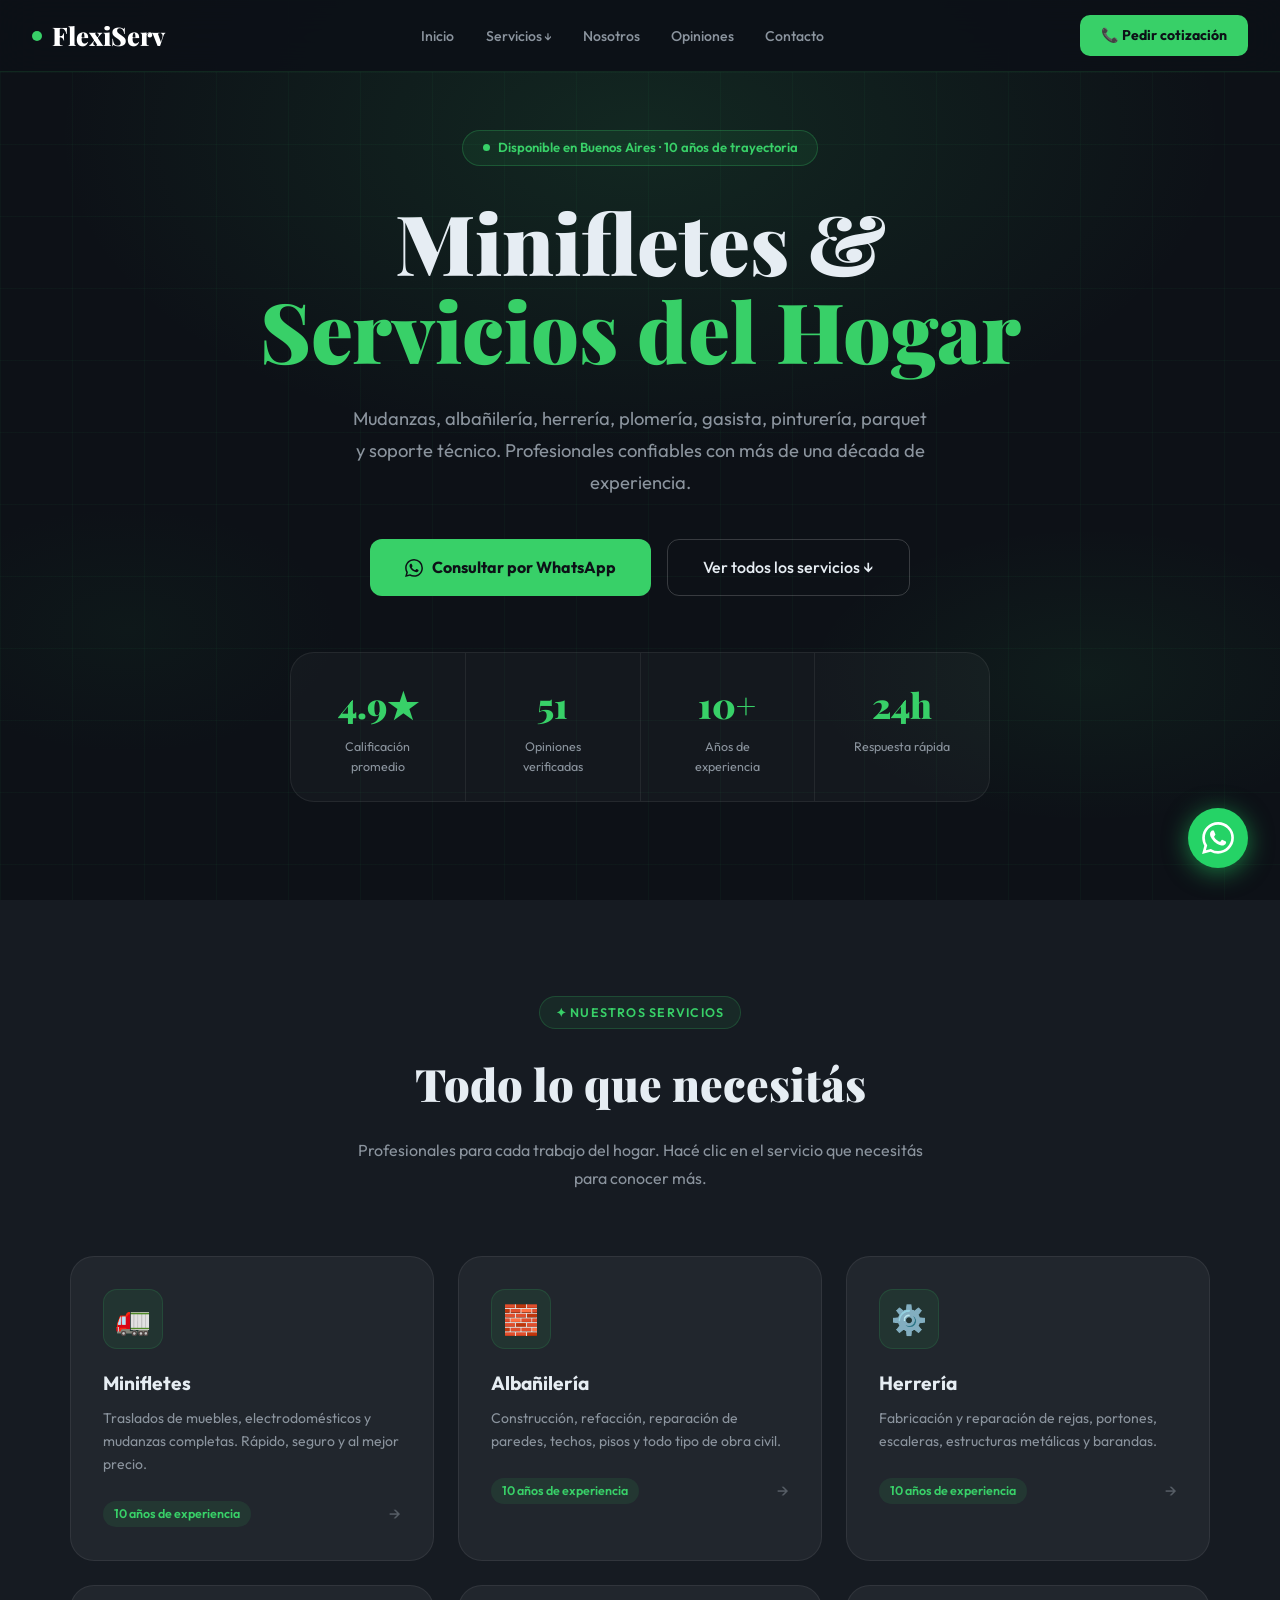
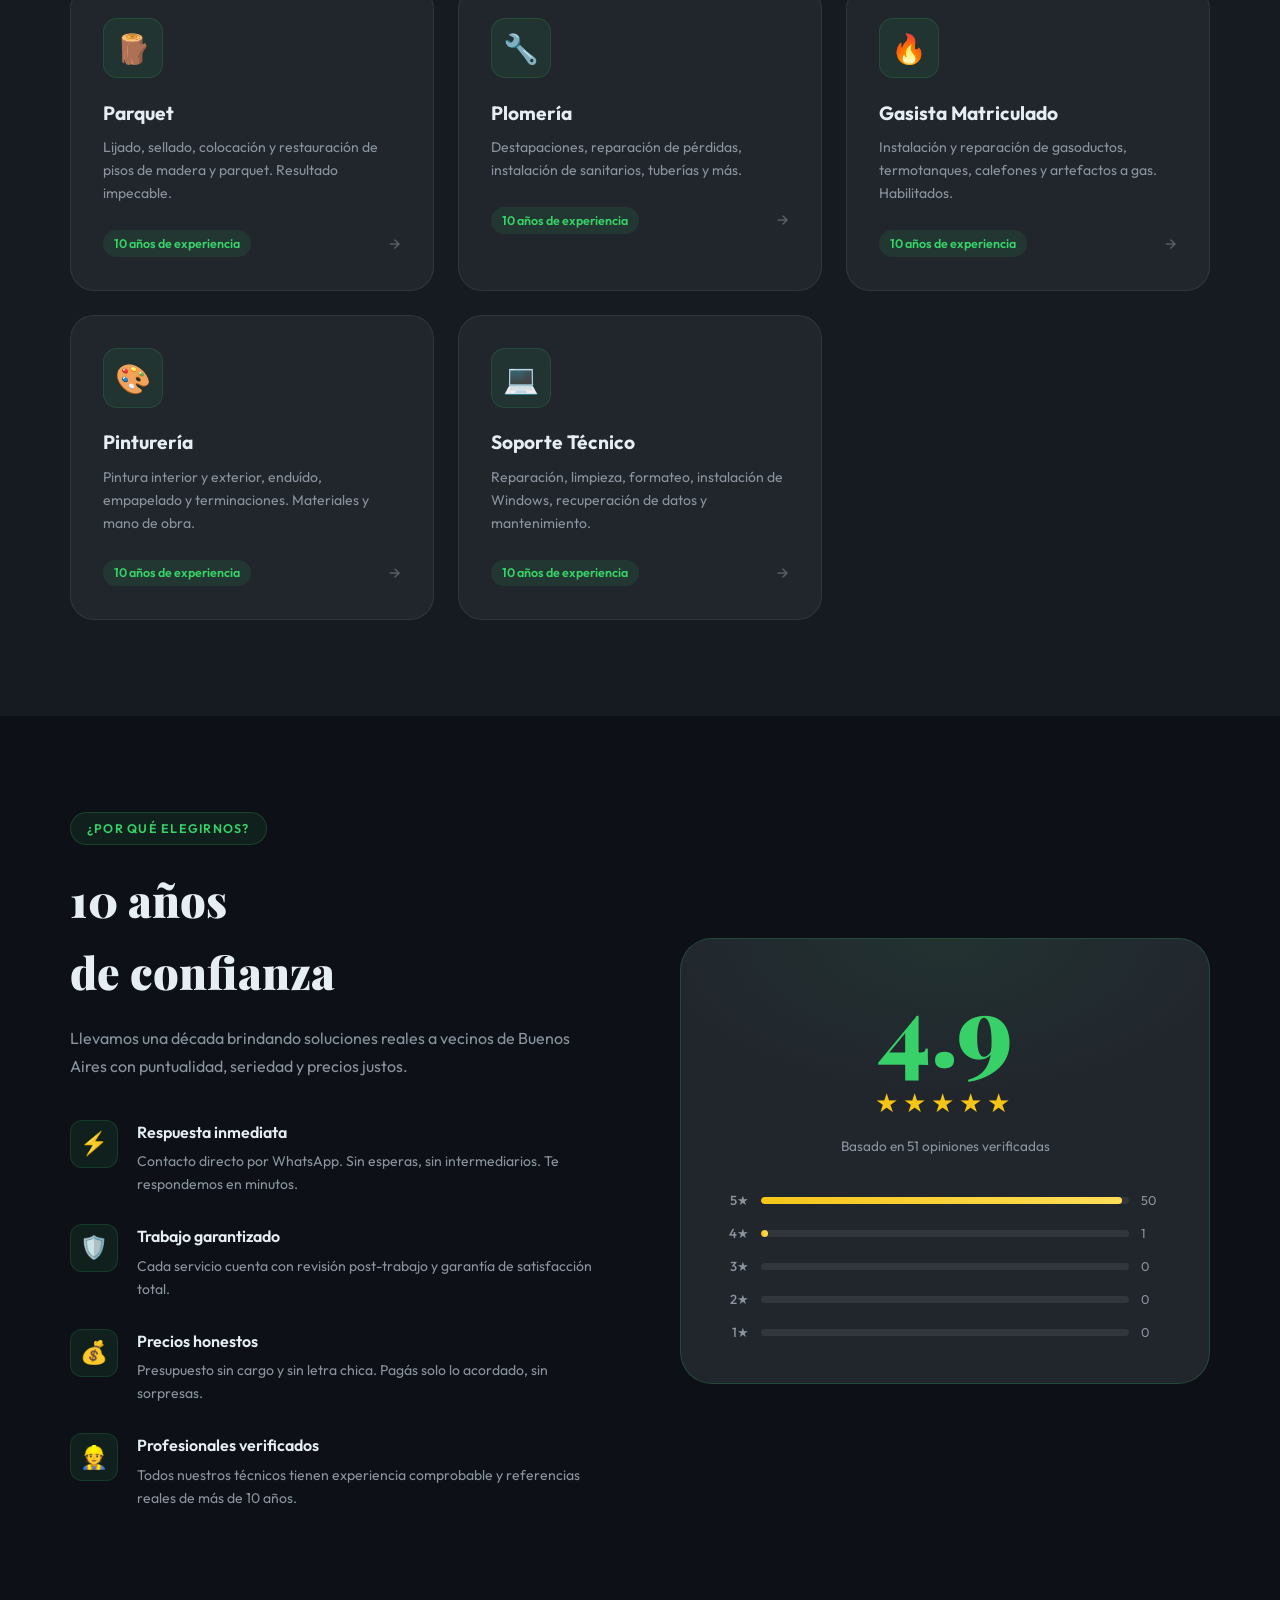
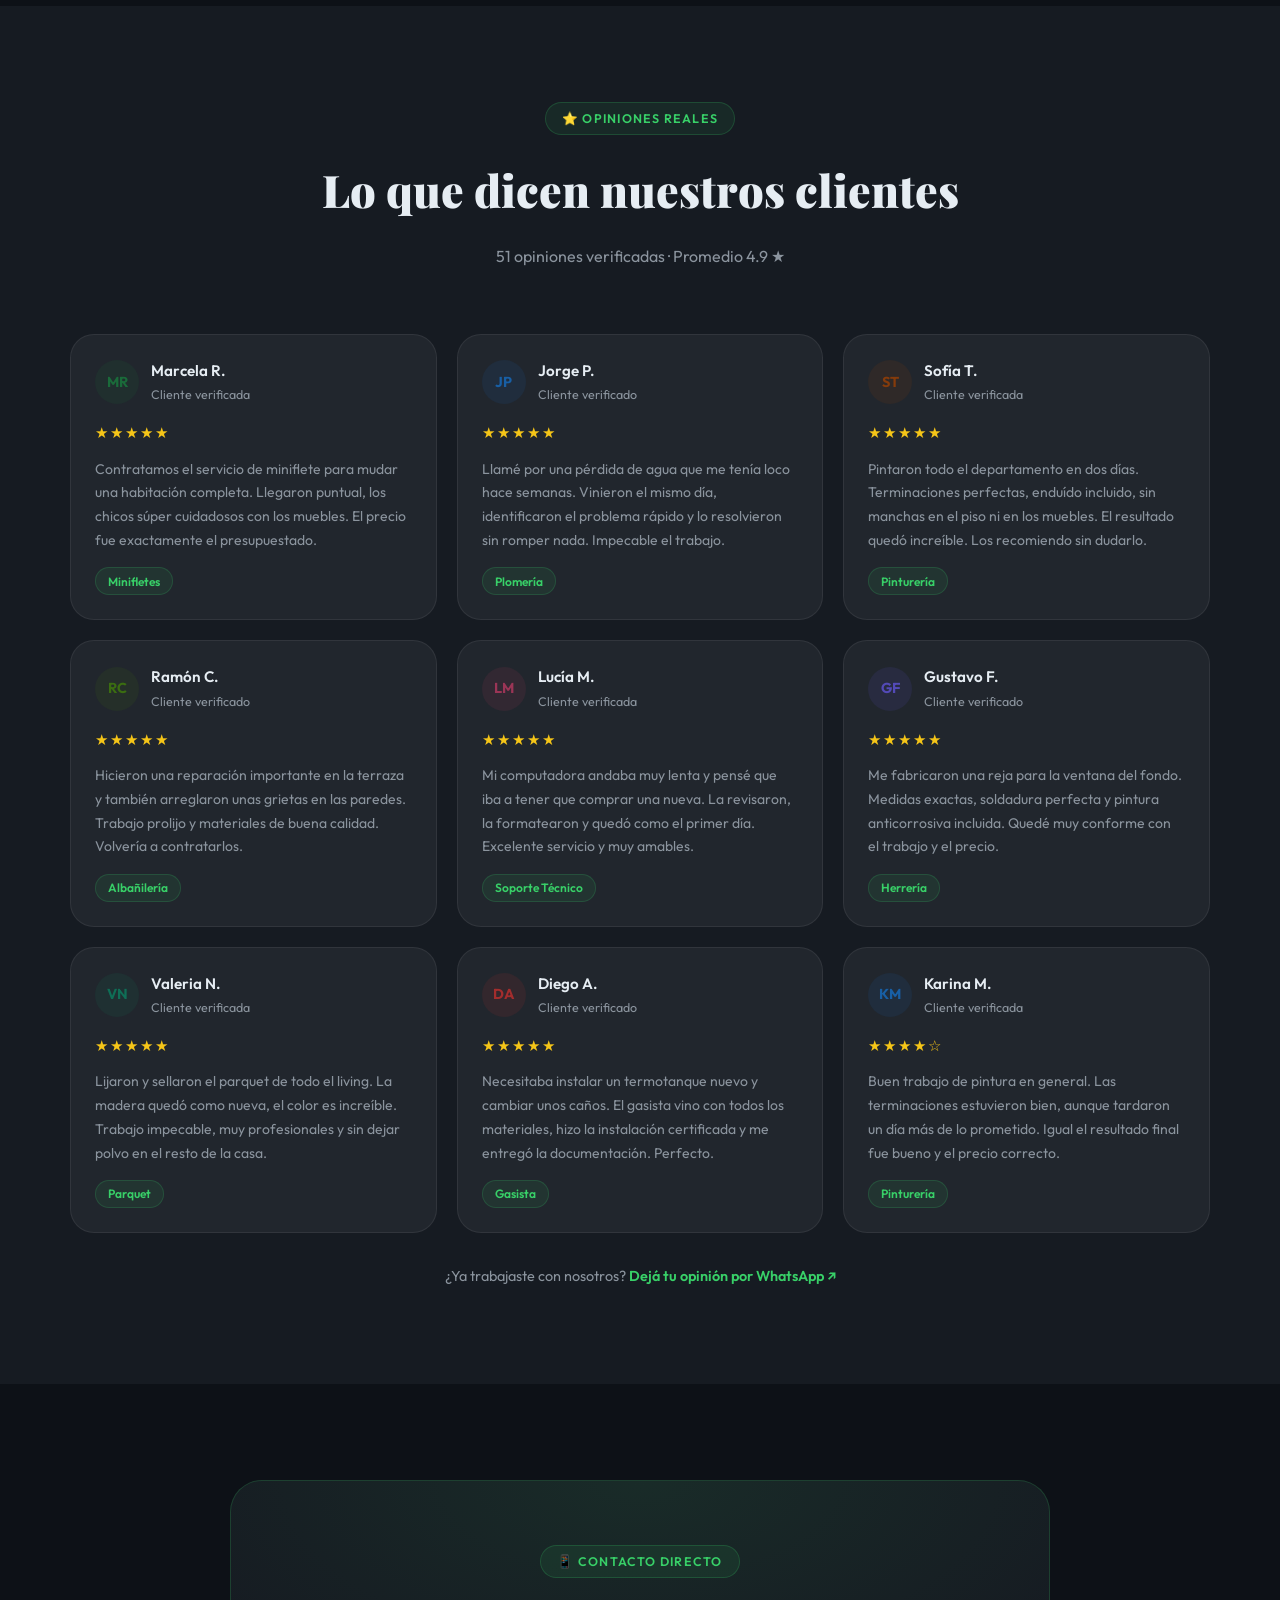
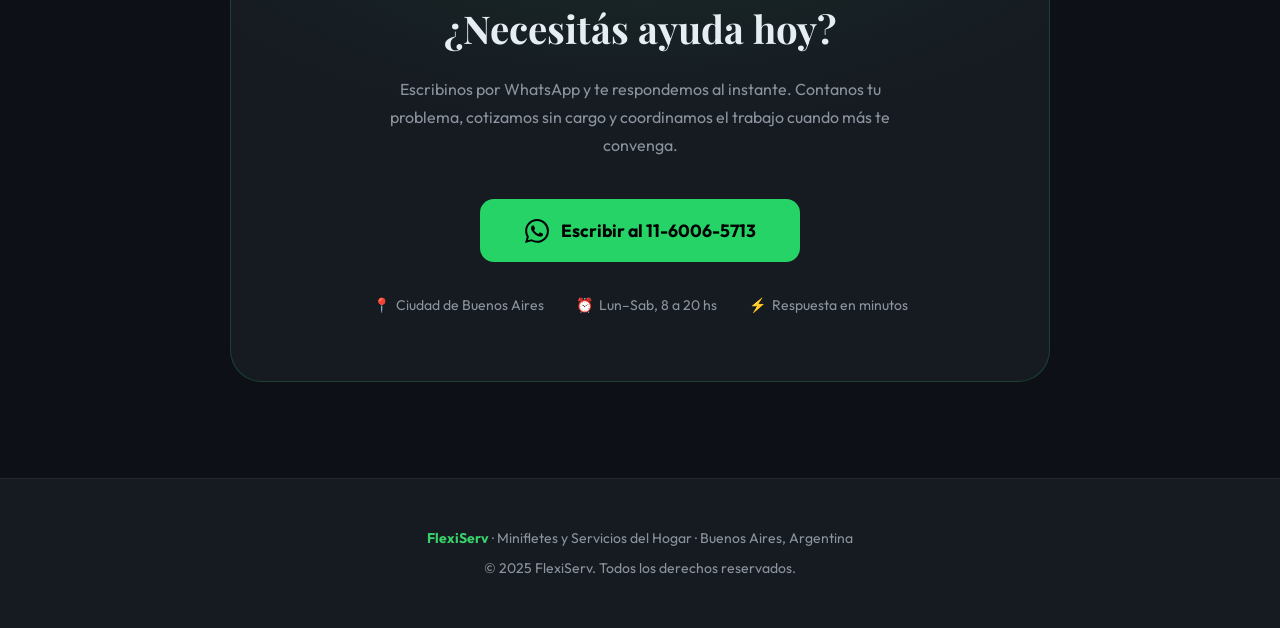
<file: index.html>
<!DOCTYPE html>
<html lang="es">
<head>
  <meta charset="UTF-8">
  <meta name="viewport" content="width=device-width, initial-scale=1.0">
  <title>FlexiServ – Minifletes &amp; Servicios del Hogar</title>
  <link rel="preconnect" href="https://fonts.googleapis.com">
  <link rel="preconnect" href="https://fonts.gstatic.com" crossorigin>
  <link href="https://fonts.googleapis.com/css2?family=Playfair+Display:wght@700;800;900&family=Outfit:wght@300;400;500;600;700&display=swap" rel="stylesheet">
  <link rel="stylesheet" href="styles.css">
<meta name="google-site-verification" content="vZGRRopaXNncEPwGecH3c-In-7Gh5goB4v2e9GFrvr8" />
</head>
<body>

<!-- ══════ NAV ══════ -->
<nav id="mainNav">
  <a class="nav-logo" href="index.html">
    <div class="nav-logo-dot"></div>
    FlexiServ
  </a>
  <ul class="nav-links">
    <li><a href="index.html">Inicio</a></li>
    <li class="nav-dropdown">
      <a href="#">Servicios</a>
      <div class="dropdown-menu" id="dropdownMenu"></div>
    </li>
    <li><a href="index.html#nosotros">Nosotros</a></li>
    <li><a href="index.html#opiniones">Opiniones</a></li>
    <li><a href="index.html#contacto">Contacto</a></li>
  </ul>
  <a href="https://wa.me/541160065713?text=Hola!%20Quiero%20consultar%20por%20un%20servicio"
     class="nav-cta" target="_blank" rel="noopener">📞 Pedir cotización</a>
  <button class="hamburger" id="hamburgerBtn" aria-label="Abrir menú">
    <span></span><span></span><span></span>
  </button>
</nav>

<!-- MOBILE MENU -->
<div class="mobile-menu" id="mobileMenu">
  <div class="m-section">Menú</div>
  <a href="index.html">🏠 Inicio</a>
  <div class="m-section">Servicios</div>
  <div id="mobileServicesLinks"></div>
  <a href="index.html#nosotros">ℹ️ Nosotros</a>
  <a href="index.html#opiniones">⭐ Opiniones</a>
  <a href="https://wa.me/541160065713?text=Hola!%20Quiero%20consultar%20por%20un%20servicio"
     class="wa-mobile" target="_blank" rel="noopener">📱 Escribir al WhatsApp</a>
</div>

<!-- ══════════════════════════════
     HERO
══════════════════════════════ -->
<section class="hero" id="inicio">
  <div class="hero-bg"></div>
  <div class="hero-grid"></div>
  <div class="hero-content">
    <div class="hero-badge">
      <span class="hero-badge-dot"></span>
      Disponible en Buenos Aires · 10 años de trayectoria
    </div>
    <h1>Minifletes &amp;<br><em>Servicios del Hogar</em></h1>
    <p class="hero-sub">
      Mudanzas, albañilería, herrería, plomería, gasista, pinturería, parquet
      y soporte técnico. Profesionales confiables con más de una década de experiencia.
    </p>
    <div class="hero-btns">
      <a href="https://wa.me/541160065713?text=Hola!%20Quiero%20solicitar%20un%20servicio"
         class="btn-primary" target="_blank" rel="noopener">
        <svg width="18" height="18" viewBox="0 0 24 24" fill="currentColor" aria-hidden="true">
          <path d="M17.472 14.382c-.297-.149-1.758-.867-2.03-.967-.273-.099-.471-.148-.67.15-.197.297-.767.966-.94 1.164-.173.199-.347.223-.644.075-.297-.15-1.255-.463-2.39-1.475-.883-.788-1.48-1.761-1.653-2.059-.173-.297-.018-.458.13-.606.134-.133.298-.347.446-.52.149-.174.198-.298.298-.497.099-.198.05-.371-.025-.52-.075-.149-.669-1.612-.916-2.207-.242-.579-.487-.5-.669-.51-.173-.008-.371-.01-.57-.01-.198 0-.52.074-.792.372-.272.297-1.04 1.016-1.04 2.479 0 1.462 1.065 2.875 1.213 3.074.149.198 2.096 3.2 5.077 4.487.709.306 1.262.489 1.694.625.712.227 1.36.195 1.871.118.571-.085 1.758-.719 2.006-1.413.248-.694.248-1.289.173-1.413-.074-.124-.272-.198-.57-.347m-5.421 7.403h-.004a9.87 9.87 0 01-5.031-1.378l-.361-.214-3.741.982.998-3.648-.235-.374a9.86 9.86 0 01-1.51-5.26c.001-5.45 4.436-9.884 9.888-9.884 2.64 0 5.122 1.03 6.988 2.898a9.825 9.825 0 012.893 6.994c-.003 5.45-4.437 9.884-9.885 9.884m8.413-18.297A11.815 11.815 0 0012.05 0C5.495 0 .16 5.335.157 11.892c0 2.096.547 4.142 1.588 5.945L.057 24l6.305-1.654a11.882 11.882 0 005.683 1.448h.005c6.554 0 11.89-5.335 11.893-11.893a11.821 11.821 0 00-3.48-8.413z"/>
        </svg>
        Consultar por WhatsApp
      </a>
      <a href="#servicios" class="btn-outline">Ver todos los servicios ↓</a>
    </div>
    <div class="hero-stats">
      <div class="stat">
        <div class="stat-n">4.9★</div>
        <div class="stat-l">Calificación promedio</div>
      </div>
      <div class="stat">
        <div class="stat-n">51</div>
        <div class="stat-l">Opiniones verificadas</div>
      </div>
      <div class="stat">
        <div class="stat-n">10+</div>
        <div class="stat-l">Años de experiencia</div>
      </div>
      <div class="stat">
        <div class="stat-n">24h</div>
        <div class="stat-l">Respuesta rápida</div>
      </div>
    </div>
  </div>
</section>

<!-- ══════════════════════════════
     SERVICIOS
══════════════════════════════ -->
<section class="section section-dark" id="servicios">
  <div class="container">
    <div class="section-header">
      <div class="pill">✦ Nuestros servicios</div>
      <h2 class="section-title">Todo lo que necesitás</h2>
      <p class="section-sub" style="margin:0 auto">
        Profesionales para cada trabajo del hogar. Hacé clic en el servicio que necesitás para conocer más.
      </p>
    </div>
    <div class="services-grid">

      <a class="service-card" href="minifletes.html">
        <div class="service-icon-wrap">🚛</div>
        <h3>Minifletes</h3>
        <p>Traslados de muebles, electrodomésticos y mudanzas completas. Rápido, seguro y al mejor precio.</p>
        <div class="service-footer">
          <span class="service-exp">10 años de experiencia</span>
          <span class="service-arrow">→</span>
        </div>
      </a>

      <a class="service-card" href="albanileria.html">
        <div class="service-icon-wrap">🧱</div>
        <h3>Albañilería</h3>
        <p>Construcción, refacción, reparación de paredes, techos, pisos y todo tipo de obra civil.</p>
        <div class="service-footer">
          <span class="service-exp">10 años de experiencia</span>
          <span class="service-arrow">→</span>
        </div>
      </a>

      <a class="service-card" href="herreria.html">
        <div class="service-icon-wrap">⚙️</div>
        <h3>Herrería</h3>
        <p>Fabricación y reparación de rejas, portones, escaleras, estructuras metálicas y barandas.</p>
        <div class="service-footer">
          <span class="service-exp">10 años de experiencia</span>
          <span class="service-arrow">→</span>
        </div>
      </a>

      <a class="service-card" href="parquet.html">
        <div class="service-icon-wrap">🪵</div>
        <h3>Parquet</h3>
        <p>Lijado, sellado, colocación y restauración de pisos de madera y parquet. Resultado impecable.</p>
        <div class="service-footer">
          <span class="service-exp">10 años de experiencia</span>
          <span class="service-arrow">→</span>
        </div>
      </a>

      <a class="service-card" href="plomeria.html">
        <div class="service-icon-wrap">🔧</div>
        <h3>Plomería</h3>
        <p>Destapaciones, reparación de pérdidas, instalación de sanitarios, tuberías y más.</p>
        <div class="service-footer">
          <span class="service-exp">10 años de experiencia</span>
          <span class="service-arrow">→</span>
        </div>
      </a>

      <a class="service-card" href="gasista.html">
        <div class="service-icon-wrap">🔥</div>
        <h3>Gasista Matriculado</h3>
        <p>Instalación y reparación de gasoductos, termotanques, calefones y artefactos a gas. Habilitados.</p>
        <div class="service-footer">
          <span class="service-exp">10 años de experiencia</span>
          <span class="service-arrow">→</span>
        </div>
      </a>

      <a class="service-card" href="pintureria.html">
        <div class="service-icon-wrap">🎨</div>
        <h3>Pinturería</h3>
        <p>Pintura interior y exterior, enduído, empapelado y terminaciones. Materiales y mano de obra.</p>
        <div class="service-footer">
          <span class="service-exp">10 años de experiencia</span>
          <span class="service-arrow">→</span>
        </div>
      </a>

      <a class="service-card" href="soporte.html">
        <div class="service-icon-wrap">💻</div>
        <h3>Soporte Técnico</h3>
        <p>Reparación, limpieza, formateo, instalación de Windows, recuperación de datos y mantenimiento.</p>
        <div class="service-footer">
          <span class="service-exp">10 años de experiencia</span>
          <span class="service-arrow">→</span>
        </div>
      </a>

    </div>
  </div>
</section>

<!-- ══════════════════════════════
     POR QUÉ NOSOTROS
══════════════════════════════ -->
<section class="section" id="nosotros">
  <div class="container">
    <div class="nosotros-grid">
      <div>
        <div class="pill">¿Por qué elegirnos?</div>
        <h2 class="section-title" style="margin-bottom:1rem">10 años<br>de confianza</h2>
        <p class="section-sub" style="margin-bottom:2.5rem">
          Llevamos una década brindando soluciones reales a vecinos de Buenos Aires
          con puntualidad, seriedad y precios justos.
        </p>
        <div class="features-list">
          <div class="feature">
            <div class="feature-icon-wrap">⚡</div>
            <div class="feature-text">
              <h4>Respuesta inmediata</h4>
              <p>Contacto directo por WhatsApp. Sin esperas, sin intermediarios. Te respondemos en minutos.</p>
            </div>
          </div>
          <div class="feature">
            <div class="feature-icon-wrap">🛡️</div>
            <div class="feature-text">
              <h4>Trabajo garantizado</h4>
              <p>Cada servicio cuenta con revisión post-trabajo y garantía de satisfacción total.</p>
            </div>
          </div>
          <div class="feature">
            <div class="feature-icon-wrap">💰</div>
            <div class="feature-text">
              <h4>Precios honestos</h4>
              <p>Presupuesto sin cargo y sin letra chica. Pagás solo lo acordado, sin sorpresas.</p>
            </div>
          </div>
          <div class="feature">
            <div class="feature-icon-wrap">👷</div>
            <div class="feature-text">
              <h4>Profesionales verificados</h4>
              <p>Todos nuestros técnicos tienen experiencia comprobable y referencias reales de más de 10 años.</p>
            </div>
          </div>
        </div>
      </div>

      <div class="rating-card">
        <div class="rating-big">
          <div class="rating-number">4.9</div>
          <span class="stars-big">★★★★★</span>
          <span class="rating-count">Basado en 51 opiniones verificadas</span>
        </div>
        <div class="rating-bars">
          <div class="bar-row">
            <span class="bar-label">5★</span>
            <div class="bar-track"><div class="bar-fill" style="width:98%"></div></div>
            <span class="bar-count">50</span>
          </div>
          <div class="bar-row">
            <span class="bar-label">4★</span>
            <div class="bar-track"><div class="bar-fill" style="width:2%"></div></div>
            <span class="bar-count">1</span>
          </div>
          <div class="bar-row">
            <span class="bar-label">3★</span>
            <div class="bar-track"><div class="bar-fill" style="width:0%"></div></div>
            <span class="bar-count">0</span>
          </div>
          <div class="bar-row">
            <span class="bar-label">2★</span>
            <div class="bar-track"><div class="bar-fill" style="width:0%"></div></div>
            <span class="bar-count">0</span>
          </div>
          <div class="bar-row">
            <span class="bar-label">1★</span>
            <div class="bar-track"><div class="bar-fill" style="width:0%"></div></div>
            <span class="bar-count">0</span>
          </div>
        </div>
      </div>
    </div>
  </div>
</section>

<!-- ══════════════════════════════
     OPINIONES
══════════════════════════════ -->
<section class="section section-dark" id="opiniones">
  <div class="container">
    <div class="section-header">
      <div class="pill">⭐ Opiniones reales</div>
      <h2 class="section-title">Lo que dicen nuestros clientes</h2>
      <p class="section-sub" style="margin:0 auto">51 opiniones verificadas · Promedio 4.9 ★</p>
    </div>
    <div class="reviews-grid">

      <div class="review-card">
        <div class="review-header">
          <div class="avatar" style="background:#1a6b3a22;color:#1a6b3a">MR</div>
          <div>
            <div class="review-name">Marcela R.</div>
            <div class="review-date">Cliente verificada</div>
          </div>
        </div>
        <div class="review-stars">★★★★★</div>
        <p class="review-text">Contratamos el servicio de miniflete para mudar una habitación completa. Llegaron puntual, los chicos súper cuidadosos con los muebles. El precio fue exactamente el presupuestado.</p>
        <span class="review-tag">Minifletes</span>
      </div>

      <div class="review-card">
        <div class="review-header">
          <div class="avatar" style="background:#185fa522;color:#185fa5">JP</div>
          <div>
            <div class="review-name">Jorge P.</div>
            <div class="review-date">Cliente verificado</div>
          </div>
        </div>
        <div class="review-stars">★★★★★</div>
        <p class="review-text">Llamé por una pérdida de agua que me tenía loco hace semanas. Vinieron el mismo día, identificaron el problema rápido y lo resolvieron sin romper nada. Impecable el trabajo.</p>
        <span class="review-tag">Plomería</span>
      </div>

      <div class="review-card">
        <div class="review-header">
          <div class="avatar" style="background:#853b0b22;color:#853b0b">ST</div>
          <div>
            <div class="review-name">Sofía T.</div>
            <div class="review-date">Cliente verificada</div>
          </div>
        </div>
        <div class="review-stars">★★★★★</div>
        <p class="review-text">Pintaron todo el departamento en dos días. Terminaciones perfectas, enduído incluido, sin manchas en el piso ni en los muebles. El resultado quedó increíble. Los recomiendo sin dudarlo.</p>
        <span class="review-tag">Pinturería</span>
      </div>

      <div class="review-card">
        <div class="review-header">
          <div class="avatar" style="background:#3b6d1122;color:#3b6d11">RC</div>
          <div>
            <div class="review-name">Ramón C.</div>
            <div class="review-date">Cliente verificado</div>
          </div>
        </div>
        <div class="review-stars">★★★★★</div>
        <p class="review-text">Hicieron una reparación importante en la terraza y también arreglaron unas grietas en las paredes. Trabajo prolijo y materiales de buena calidad. Volvería a contratarlos.</p>
        <span class="review-tag">Albañilería</span>
      </div>

      <div class="review-card">
        <div class="review-header">
          <div class="avatar" style="background:#9b355622;color:#9b3556">LM</div>
          <div>
            <div class="review-name">Lucía M.</div>
            <div class="review-date">Cliente verificada</div>
          </div>
        </div>
        <div class="review-stars">★★★★★</div>
        <p class="review-text">Mi computadora andaba muy lenta y pensé que iba a tener que comprar una nueva. La revisaron, la formatearon y quedó como el primer día. Excelente servicio y muy amables.</p>
        <span class="review-tag">Soporte Técnico</span>
      </div>

      <div class="review-card">
        <div class="review-header">
          <div class="avatar" style="background:#534ab722;color:#534ab7">GF</div>
          <div>
            <div class="review-name">Gustavo F.</div>
            <div class="review-date">Cliente verificado</div>
          </div>
        </div>
        <div class="review-stars">★★★★★</div>
        <p class="review-text">Me fabricaron una reja para la ventana del fondo. Medidas exactas, soldadura perfecta y pintura anticorrosiva incluida. Quedé muy conforme con el trabajo y el precio.</p>
        <span class="review-tag">Herrería</span>
      </div>

      <div class="review-card">
        <div class="review-header">
          <div class="avatar" style="background:#0f6e5622;color:#0f6e56">VN</div>
          <div>
            <div class="review-name">Valeria N.</div>
            <div class="review-date">Cliente verificada</div>
          </div>
        </div>
        <div class="review-stars">★★★★★</div>
        <p class="review-text">Lijaron y sellaron el parquet de todo el living. La madera quedó como nueva, el color es increíble. Trabajo impecable, muy profesionales y sin dejar polvo en el resto de la casa.</p>
        <span class="review-tag">Parquet</span>
      </div>

      <div class="review-card">
        <div class="review-header">
          <div class="avatar" style="background:#a32d2d22;color:#a32d2d">DA</div>
          <div>
            <div class="review-name">Diego A.</div>
            <div class="review-date">Cliente verificado</div>
          </div>
        </div>
        <div class="review-stars">★★★★★</div>
        <p class="review-text">Necesitaba instalar un termotanque nuevo y cambiar unos caños. El gasista vino con todos los materiales, hizo la instalación certificada y me entregó la documentación. Perfecto.</p>
        <span class="review-tag">Gasista</span>
      </div>

      <div class="review-card">
        <div class="review-header">
          <div class="avatar" style="background:#185fa522;color:#185fa5">KM</div>
          <div>
            <div class="review-name">Karina M.</div>
            <div class="review-date">Cliente verificada</div>
          </div>
        </div>
        <div class="review-stars">★★★★☆</div>
        <p class="review-text">Buen trabajo de pintura en general. Las terminaciones estuvieron bien, aunque tardaron un día más de lo prometido. Igual el resultado final fue bueno y el precio correcto.</p>
        <span class="review-tag">Pinturería</span>
      </div>

    </div>
    <div style="text-align:center;margin-top:2rem">
      <p style="color:var(--texto2);font-size:.9rem">
        ¿Ya trabajaste con nosotros?
        <a href="https://wa.me/541160065713?text=Quiero%20dejar%20mi%20opinion" target="_blank"
           style="color:var(--verde-neon);text-decoration:none;font-weight:600"> Dejá tu opinión por WhatsApp ↗</a>
      </p>
    </div>
  </div>
</section>

<!-- ══════════════════════════════
     CONTACTO
══════════════════════════════ -->
<section class="section" id="contacto">
  <div class="container">
    <div class="cta-box">
      <div class="pill">📱 Contacto directo</div>
      <h2>¿Necesitás ayuda hoy?</h2>
      <p>Escribinos por WhatsApp y te respondemos al instante. Contanos tu problema, cotizamos sin cargo y coordinamos el trabajo cuando más te convenga.</p>
      <a href="https://wa.me/541160065713?text=Hola!%20Necesito%20un%20servicio%20y%20quiero%20una%20cotizacion"
         class="wa-btn-big" target="_blank" rel="noopener">
        <svg viewBox="0 0 24 24" fill="currentColor" aria-hidden="true">
          <path d="M17.472 14.382c-.297-.149-1.758-.867-2.03-.967-.273-.099-.471-.148-.67.15-.197.297-.767.966-.94 1.164-.173.199-.347.223-.644.075-.297-.15-1.255-.463-2.39-1.475-.883-.788-1.48-1.761-1.653-2.059-.173-.297-.018-.458.13-.606.134-.133.298-.347.446-.52.149-.174.198-.298.298-.497.099-.198.05-.371-.025-.52-.075-.149-.669-1.612-.916-2.207-.242-.579-.487-.5-.669-.51-.173-.008-.371-.01-.57-.01-.198 0-.52.074-.792.372-.272.297-1.04 1.016-1.04 2.479 0 1.462 1.065 2.875 1.213 3.074.149.198 2.096 3.2 5.077 4.487.709.306 1.262.489 1.694.625.712.227 1.36.195 1.871.118.571-.085 1.758-.719 2.006-1.413.248-.694.248-1.289.173-1.413-.074-.124-.272-.198-.57-.347m-5.421 7.403h-.004a9.87 9.87 0 01-5.031-1.378l-.361-.214-3.741.982.998-3.648-.235-.374a9.86 9.86 0 01-1.51-5.26c.001-5.45 4.436-9.884 9.888-9.884 2.64 0 5.122 1.03 6.988 2.898a9.825 9.825 0 012.893 6.994c-.003 5.45-4.437 9.884-9.885 9.884m8.413-18.297A11.815 11.815 0 0012.05 0C5.495 0 .16 5.335.157 11.892c0 2.096.547 4.142 1.588 5.945L.057 24l6.305-1.654a11.882 11.882 0 005.683 1.448h.005c6.554 0 11.89-5.335 11.893-11.893a11.821 11.821 0 00-3.48-8.413z"/>
        </svg>
        Escribir al 11-6006-5713
      </a>
      <div class="cta-info">
        <div class="cta-info-item"><span>📍</span> Ciudad de Buenos Aires</div>
        <div class="cta-info-item"><span>⏰</span> Lun–Sab, 8 a 20 hs</div>
        <div class="cta-info-item"><span>⚡</span> Respuesta en minutos</div>
      </div>
    </div>
  </div>
</section>

<!-- ══════ FOOTER ══════ -->
<footer>
  <p><strong>FlexiServ</strong> · Minifletes y Servicios del Hogar · Buenos Aires, Argentina</p>
  <p style="margin-top:.5rem">© 2025 FlexiServ. Todos los derechos reservados.</p>
</footer>

<!-- WA FLOAT -->
<a href="https://wa.me/541160065713?text=Hola!%20Quiero%20consultar%20por%20un%20servicio"
   class="wa-float" target="_blank" rel="noopener" title="WhatsApp">
  <span class="wa-float-label">Escribinos ahora</span>
  <svg viewBox="0 0 24 24" fill="white" aria-hidden="true">
    <path d="M17.472 14.382c-.297-.149-1.758-.867-2.03-.967-.273-.099-.471-.148-.67.15-.197.297-.767.966-.94 1.164-.173.199-.347.223-.644.075-.297-.15-1.255-.463-2.39-1.475-.883-.788-1.48-1.761-1.653-2.059-.173-.297-.018-.458.13-.606.134-.133.298-.347.446-.52.149-.174.198-.298.298-.497.099-.198.05-.371-.025-.52-.075-.149-.669-1.612-.916-2.207-.242-.579-.487-.5-.669-.51-.173-.008-.371-.01-.57-.01-.198 0-.52.074-.792.372-.272.297-1.04 1.016-1.04 2.479 0 1.462 1.065 2.875 1.213 3.074.149.198 2.096 3.2 5.077 4.487.709.306 1.262.489 1.694.625.712.227 1.36.195 1.871.118.571-.085 1.758-.719 2.006-1.413.248-.694.248-1.289.173-1.413-.074-.124-.272-.198-.57-.347m-5.421 7.403h-.004a9.87 9.87 0 01-5.031-1.378l-.361-.214-3.741.982.998-3.648-.235-.374a9.86 9.86 0 01-1.51-5.26c.001-5.45 4.436-9.884 9.888-9.884 2.64 0 5.122 1.03 6.988 2.898a9.825 9.825 0 012.893 6.994c-.003 5.45-4.437 9.884-9.885 9.884m8.413-18.297A11.815 11.815 0 0012.05 0C5.495 0 .16 5.335.157 11.892c0 2.096.547 4.142 1.588 5.945L.057 24l6.305-1.654a11.882 11.882 0 005.683 1.448h.005c6.554 0 11.89-5.335 11.893-11.893a11.821 11.821 0 00-3.48-8.413z"/>
  </svg>
</a>

<script src="nav.js"></script>
</body>
</html>
</file>
<file: styles.css>
/* ===========================
   FLEXISERV - ESTILOS GLOBALES
   =========================== */

*, *::before, *::after {
  box-sizing: border-box;
  margin: 0;
  padding: 0;
}

:root {
  --verde: #1a6b3a;
  --verde-claro: #2e9e58;
  --verde-neon: #38d068;
  --verde-suave: #e8f7ee;
  --amarillo: #f5c518;
  --oscuro: #0d1117;
  --oscuro2: #161b22;
  --oscuro3: #21262d;
  --texto: #e6edf3;
  --texto2: #8b949e;
  --blanco: #ffffff;
  --radio: 16px;
  --radio-lg: 24px;
  --radio-xl: 32px;
  --sombra: 0 8px 40px rgba(0,0,0,.4);
  --sombra-verde: 0 8px 32px rgba(56,208,104,.25);
}

html {
  scroll-behavior: smooth;
}

body {
  font-family: 'Outfit', sans-serif;
  background: var(--oscuro);
  color: var(--texto);
  overflow-x: hidden;
  line-height: 1.6;
}

h1, h2, h3, h4, h5 {
  font-family: 'Playfair Display', serif;
}

/* --- SCROLLBAR --- */
::-webkit-scrollbar { width: 6px; }
::-webkit-scrollbar-track { background: var(--oscuro2); }
::-webkit-scrollbar-thumb { background: var(--verde); border-radius: 3px; }

/* ===========================
   NAV
   =========================== */
nav {
  position: fixed;
  top: 0; left: 0; right: 0;
  z-index: 200;
  display: flex;
  align-items: center;
  justify-content: space-between;
  padding: 0 2rem;
  height: 72px;
  background: rgba(13,17,23,0.92);
  backdrop-filter: blur(20px);
  border-bottom: 1px solid rgba(56,208,104,0.12);
}

.nav-logo {
  font-family: 'Playfair Display', serif;
  font-size: 1.6rem;
  font-weight: 900;
  color: var(--blanco);
  text-decoration: none;
  display: flex;
  align-items: center;
  gap: 10px;
}

.nav-logo-dot {
  width: 10px;
  height: 10px;
  background: var(--verde-neon);
  border-radius: 50%;
  animation: pulse 2s infinite;
  flex-shrink: 0;
}

.nav-links {
  display: flex;
  gap: .25rem;
  list-style: none;
}

.nav-links a {
  color: var(--texto2);
  font-size: .88rem;
  font-weight: 500;
  text-decoration: none;
  padding: .5rem .85rem;
  border-radius: 8px;
  transition: all .2s;
  cursor: pointer;
  font-family: 'Outfit', sans-serif;
}

.nav-links a:hover {
  color: var(--blanco);
  background: rgba(255,255,255,.06);
}

/* --- DROPDOWN --- */
.nav-dropdown {
  position: relative;
}

.nav-dropdown > a::after {
  content: ' ↓';
  font-size: .75rem;
}

.dropdown-menu {
  display: none;
  position: absolute;
  top: calc(100% + 8px);
  left: 50%;
  transform: translateX(-50%);
  background: var(--oscuro2);
  border: 1px solid rgba(56,208,104,.2);
  border-radius: var(--radio);
  padding: .6rem;
  min-width: 220px;
  box-shadow: var(--sombra);
  z-index: 300;
}

.nav-dropdown:hover .dropdown-menu {
  display: block;
}

.dropdown-menu a {
  display: flex;
  align-items: center;
  gap: 10px;
  padding: .6rem .9rem;
  border-radius: 10px;
  color: var(--texto);
  font-size: .85rem;
  font-weight: 400;
  text-decoration: none;
  transition: all .15s;
  white-space: nowrap;
  font-family: 'Outfit', sans-serif;
}

.dropdown-menu a:hover {
  background: rgba(56,208,104,.1);
  color: var(--verde-neon);
}

.drop-icon {
  font-size: 1.1rem;
  width: 28px;
  text-align: center;
}

.nav-cta {
  background: var(--verde-neon);
  color: var(--oscuro);
  padding: .6rem 1.3rem;
  border-radius: 10px;
  font-weight: 700;
  font-size: .88rem;
  text-decoration: none;
  transition: transform .15s, box-shadow .15s;
  white-space: nowrap;
  font-family: 'Outfit', sans-serif;
}

.nav-cta:hover {
  transform: translateY(-1px);
  box-shadow: var(--sombra-verde);
}

/* --- HAMBURGER --- */
.hamburger {
  display: none;
  flex-direction: column;
  gap: 5px;
  cursor: pointer;
  background: none;
  border: none;
  padding: 4px;
}

.hamburger span {
  width: 24px;
  height: 2px;
  background: var(--texto);
  border-radius: 2px;
  display: block;
  transition: .3s;
}

/* --- MOBILE MENU --- */
.mobile-menu {
  display: none;
  position: fixed;
  top: 72px; left: 0; right: 0;
  z-index: 190;
  background: var(--oscuro2);
  border-bottom: 1px solid rgba(56,208,104,.15);
  padding: 1rem;
  flex-direction: column;
  gap: .5rem;
}

.mobile-menu.open {
  display: flex;
}

.mobile-menu a {
  display: flex;
  align-items: center;
  gap: 10px;
  padding: .75rem 1rem;
  border-radius: 10px;
  color: var(--texto);
  font-size: .95rem;
  text-decoration: none;
  transition: all .15s;
  font-family: 'Outfit', sans-serif;
}

.mobile-menu a:hover {
  background: rgba(56,208,104,.1);
  color: var(--verde-neon);
}

.mobile-menu .m-section {
  color: var(--texto2);
  font-size: .75rem;
  font-weight: 600;
  text-transform: uppercase;
  letter-spacing: .1em;
  padding: .5rem 1rem .25rem;
  font-family: 'Outfit', sans-serif;
}

.mobile-menu .wa-mobile {
  background: #25d366;
  color: #000;
  font-weight: 700;
  margin-top: .5rem;
  justify-content: center;
}

/* ===========================
   COMPONENTES COMPARTIDOS
   =========================== */

.section {
  padding: 6rem 2rem;
}

.section-dark {
  background: var(--oscuro2);
}

.container {
  max-width: 1140px;
  margin: 0 auto;
}

.section-header {
  text-align: center;
  margin-bottom: 4rem;
}

.pill {
  display: inline-flex;
  align-items: center;
  gap: 6px;
  background: rgba(56,208,104,.08);
  border: 1px solid rgba(56,208,104,.2);
  color: var(--verde-neon);
  padding: .35rem 1rem;
  border-radius: 100px;
  font-size: .78rem;
  font-weight: 600;
  text-transform: uppercase;
  letter-spacing: .1em;
  margin-bottom: 1.2rem;
  font-family: 'Outfit', sans-serif;
}

.section-title {
  font-size: clamp(2rem, 3.5vw, 3rem);
  font-weight: 900;
  margin-bottom: 1rem;
}

.section-sub {
  color: var(--texto2);
  font-size: 1rem;
  max-width: 580px;
  line-height: 1.75;
  font-family: 'Outfit', sans-serif;
}

/* --- BOTONES --- */
.btn-primary {
  background: var(--verde-neon);
  color: var(--oscuro);
  padding: .9rem 2.2rem;
  border-radius: 12px;
  font-weight: 700;
  font-size: 1rem;
  text-decoration: none;
  transition: transform .15s, box-shadow .15s;
  display: inline-flex;
  align-items: center;
  gap: 9px;
  font-family: 'Outfit', sans-serif;
  border: none;
  cursor: pointer;
}

.btn-primary:hover {
  transform: translateY(-2px);
  box-shadow: 0 8px 30px rgba(56,208,104,.45);
}

.btn-outline {
  border: 1.5px solid rgba(255,255,255,.18);
  color: var(--texto);
  padding: .9rem 2.2rem;
  border-radius: 12px;
  font-weight: 500;
  font-size: 1rem;
  text-decoration: none;
  transition: all .2s;
  cursor: pointer;
  display: inline-flex;
  align-items: center;
  gap: 8px;
  font-family: 'Outfit', sans-serif;
  background: transparent;
}

.btn-outline:hover {
  border-color: var(--verde-neon);
  background: rgba(56,208,104,.06);
  color: var(--verde-neon);
}

/* --- REVIEWS GRID --- */
.reviews-grid {
  display: grid;
  grid-template-columns: repeat(auto-fill, minmax(300px, 1fr));
  gap: 1.25rem;
}

.review-card {
  background: var(--oscuro3);
  border: 1px solid rgba(255,255,255,.07);
  border-radius: var(--radio-lg);
  padding: 1.5rem;
  transition: border-color .2s;
}

.review-card:hover {
  border-color: rgba(56,208,104,.2);
}

.review-header {
  display: flex;
  align-items: center;
  gap: 12px;
  margin-bottom: 1rem;
}

.avatar {
  width: 44px;
  height: 44px;
  border-radius: 50%;
  display: flex;
  align-items: center;
  justify-content: center;
  font-weight: 700;
  font-size: .9rem;
  flex-shrink: 0;
  font-family: 'Outfit', sans-serif;
}

.review-name {
  font-weight: 600;
  font-size: .95rem;
  font-family: 'Outfit', sans-serif;
}

.review-date {
  font-size: .78rem;
  color: var(--texto2);
  margin-top: 2px;
  font-family: 'Outfit', sans-serif;
}

.review-stars {
  color: var(--amarillo);
  font-size: .95rem;
  letter-spacing: 2px;
  margin-bottom: .75rem;
}

.review-text {
  font-size: .875rem;
  color: var(--texto2);
  line-height: 1.7;
  font-family: 'Outfit', sans-serif;
}

.review-tag {
  display: inline-block;
  margin-top: .9rem;
  background: rgba(56,208,104,.08);
  border: 1px solid rgba(56,208,104,.18);
  color: var(--verde-neon);
  padding: .22rem .75rem;
  border-radius: 100px;
  font-size: .75rem;
  font-weight: 600;
  font-family: 'Outfit', sans-serif;
}

/* --- WA BUTTON --- */
.wa-btn-big {
  display: inline-flex;
  align-items: center;
  gap: 12px;
  background: #25d366;
  color: #000;
  padding: 1.1rem 2.8rem;
  border-radius: 14px;
  font-weight: 700;
  font-size: 1.1rem;
  text-decoration: none;
  transition: transform .15s, box-shadow .15s;
  font-family: 'Outfit', sans-serif;
}

.wa-btn-big:hover {
  transform: translateY(-2px);
  box-shadow: 0 8px 32px rgba(37,211,102,.5);
}

.wa-btn-big svg {
  width: 24px;
  height: 24px;
  flex-shrink: 0;
}

/* --- CTA INFO ROW --- */
.cta-info {
  display: flex;
  gap: 2rem;
  justify-content: center;
  margin-top: 2rem;
  flex-wrap: wrap;
}

.cta-info-item {
  font-size: .875rem;
  color: var(--texto2);
  display: flex;
  align-items: center;
  gap: 6px;
  font-family: 'Outfit', sans-serif;
}

.cta-info-item span {
  color: var(--verde-neon);
}

/* --- WA FLOAT --- */
.wa-float {
  position: fixed;
  bottom: 2rem;
  right: 2rem;
  z-index: 500;
  width: 60px;
  height: 60px;
  border-radius: 50%;
  background: #25d366;
  display: flex;
  align-items: center;
  justify-content: center;
  box-shadow: 0 4px 24px rgba(37,211,102,.55);
  text-decoration: none;
  animation: floatBob 3s ease-in-out infinite;
}

.wa-float:hover {
  transform: scale(1.12);
  animation: none;
}

.wa-float svg {
  width: 32px;
  height: 32px;
}

.wa-float-label {
  position: absolute;
  right: 70px;
  top: 50%;
  transform: translateY(-50%);
  background: var(--oscuro2);
  color: var(--blanco);
  padding: .45rem .9rem;
  border-radius: 8px;
  font-size: .8rem;
  font-weight: 600;
  white-space: nowrap;
  border: 1px solid rgba(255,255,255,.1);
  opacity: 0;
  transition: opacity .2s;
  pointer-events: none;
  font-family: 'Outfit', sans-serif;
}

.wa-float:hover .wa-float-label {
  opacity: 1;
}

/* --- FOOTER --- */
footer {
  background: var(--oscuro2);
  border-top: 1px solid rgba(255,255,255,.06);
  padding: 3rem 2rem;
  text-align: center;
}

footer p {
  color: var(--texto2);
  font-size: .875rem;
  font-family: 'Outfit', sans-serif;
}

footer strong {
  color: var(--verde-neon);
}

/* ===========================
   ANIMACIONES
   =========================== */
@keyframes pulse {
  0%, 100% { opacity: 1; transform: scale(1); }
  50% { opacity: .5; transform: scale(1.4); }
}

@keyframes fadeUp {
  from { opacity: 0; transform: translateY(22px); }
  to   { opacity: 1; transform: translateY(0); }
}

@keyframes floatBob {
  0%, 100% { transform: translateY(0); }
  50%       { transform: translateY(-7px); }
}

/* ===========================
   PÁGINA INICIO (index.html)
   =========================== */

/* --- HERO --- */
.hero {
  min-height: 100vh;
  display: flex;
  align-items: center;
  justify-content: center;
  position: relative;
  overflow: hidden;
  padding: 6rem 2rem 4rem;
  text-align: center;
}

.hero-bg {
  position: absolute;
  inset: 0;
  z-index: 0;
  background:
    radial-gradient(ellipse 70% 55% at 50% 15%, rgba(46,158,88,.16) 0%, transparent 65%),
    radial-gradient(ellipse 40% 30% at 85% 75%, rgba(56,208,104,.06) 0%, transparent 55%),
    radial-gradient(ellipse 30% 25% at 10% 70%, rgba(26,107,58,.08) 0%, transparent 55%);
}

.hero-grid {
  position: absolute;
  inset: 0;
  z-index: 0;
  background-image:
    linear-gradient(rgba(56,208,104,.04) 1px, transparent 1px),
    linear-gradient(90deg, rgba(56,208,104,.04) 1px, transparent 1px);
  background-size: 72px 72px;
}

.hero-content {
  position: relative;
  z-index: 1;
  max-width: 860px;
  width: 100%;
}

.hero-badge {
  display: inline-flex;
  align-items: center;
  gap: 8px;
  background: rgba(56,208,104,.08);
  border: 1px solid rgba(56,208,104,.25);
  color: var(--verde-neon);
  padding: .4rem 1.2rem;
  border-radius: 100px;
  font-size: .82rem;
  font-weight: 600;
  margin-bottom: 2rem;
  animation: fadeUp .6s ease both;
  font-family: 'Outfit', sans-serif;
}

.hero-badge-dot {
  width: 7px;
  height: 7px;
  background: var(--verde-neon);
  border-radius: 50%;
  animation: pulse 2s infinite;
  flex-shrink: 0;
}

.hero h1 {
  font-size: clamp(2.8rem, 6.5vw, 5.5rem);
  font-weight: 900;
  line-height: 1.06;
  animation: fadeUp .7s .1s ease both;
}

.hero h1 em {
  color: var(--verde-neon);
  font-style: normal;
}

.hero-sub {
  font-size: 1.15rem;
  color: var(--texto2);
  margin: 1.8rem auto 0;
  max-width: 580px;
  line-height: 1.75;
  animation: fadeUp .7s .2s ease both;
  font-weight: 400;
  font-family: 'Outfit', sans-serif;
}

.hero-btns {
  display: flex;
  gap: 1rem;
  justify-content: center;
  flex-wrap: wrap;
  margin-top: 2.5rem;
  animation: fadeUp .7s .3s ease both;
}

.hero-stats {
  display: flex;
  justify-content: center;
  margin-top: 3.5rem;
  flex-wrap: wrap;
  animation: fadeUp .7s .4s ease both;
  background: rgba(255,255,255,.03);
  border: 1px solid rgba(255,255,255,.07);
  border-radius: var(--radio-lg);
  overflow: hidden;
  max-width: 700px;
  margin-left: auto;
  margin-right: auto;
}

.stat {
  text-align: center;
  padding: 1.5rem 2rem;
  flex: 1;
  border-right: 1px solid rgba(255,255,255,.07);
  min-width: 120px;
}

.stat:last-child {
  border-right: none;
}

.stat-n {
  font-family: 'Playfair Display', serif;
  font-size: 2.2rem;
  font-weight: 900;
  color: var(--verde-neon);
}

.stat-l {
  font-size: .78rem;
  color: var(--texto2);
  margin-top: 4px;
  font-weight: 400;
  font-family: 'Outfit', sans-serif;
}

/* --- SERVICES GRID (index) --- */
.services-grid {
  display: grid;
  grid-template-columns: repeat(auto-fill, minmax(270px, 1fr));
  gap: 1.5rem;
}

.service-card {
  background: var(--oscuro3);
  border: 1px solid rgba(255,255,255,.07);
  border-radius: var(--radio-lg);
  padding: 2rem;
  transition: all .25s;
  cursor: pointer;
  position: relative;
  overflow: hidden;
  text-decoration: none;
  color: var(--texto);
  display: block;
}

.service-card::before {
  content: '';
  position: absolute;
  top: 0; left: 0; right: 0;
  height: 3px;
  background: linear-gradient(90deg, transparent, var(--verde-neon), transparent);
  opacity: 0;
  transition: opacity .3s;
}

.service-card:hover {
  transform: translateY(-6px);
  border-color: rgba(56,208,104,.35);
  box-shadow: 0 16px 48px rgba(0,0,0,.4);
}

.service-card:hover::before {
  opacity: 1;
}

.service-card:hover .service-arrow {
  transform: translateX(4px);
  opacity: 1;
}

.service-icon-wrap {
  width: 60px;
  height: 60px;
  border-radius: 14px;
  display: flex;
  align-items: center;
  justify-content: center;
  margin-bottom: 1.2rem;
  font-size: 1.8rem;
  background: rgba(56,208,104,.08);
  border: 1px solid rgba(56,208,104,.15);
  transition: all .2s;
}

.service-card:hover .service-icon-wrap {
  background: rgba(56,208,104,.15);
}

.service-card h3 {
  font-size: 1.2rem;
  font-weight: 700;
  margin-bottom: .5rem;
  font-family: 'Outfit', sans-serif;
}

.service-card p {
  font-size: .875rem;
  color: var(--texto2);
  line-height: 1.65;
  font-family: 'Outfit', sans-serif;
}

.service-footer {
  display: flex;
  align-items: center;
  justify-content: space-between;
  margin-top: 1.5rem;
}

.service-exp {
  font-size: .78rem;
  color: var(--verde-neon);
  font-weight: 600;
  background: rgba(56,208,104,.1);
  padding: .2rem .7rem;
  border-radius: 100px;
  font-family: 'Outfit', sans-serif;
}

.service-arrow {
  font-size: 1.1rem;
  color: var(--texto2);
  transition: all .25s;
  opacity: .5;
}

/* --- NOSOTROS --- */
.nosotros-grid {
  display: grid;
  grid-template-columns: 1fr 1fr;
  gap: 5rem;
  align-items: center;
}

.features-list {
  display: flex;
  flex-direction: column;
  gap: 1.75rem;
}

.feature {
  display: flex;
  gap: 1.2rem;
  align-items: flex-start;
}

.feature-icon-wrap {
  width: 48px;
  height: 48px;
  flex-shrink: 0;
  border-radius: 12px;
  background: rgba(56,208,104,.08);
  border: 1px solid rgba(56,208,104,.15);
  display: flex;
  align-items: center;
  justify-content: center;
  font-size: 1.4rem;
}

.feature-text h4 {
  font-size: 1rem;
  font-weight: 600;
  margin-bottom: .3rem;
  font-family: 'Outfit', sans-serif;
}

.feature-text p {
  font-size: .875rem;
  color: var(--texto2);
  line-height: 1.65;
  font-family: 'Outfit', sans-serif;
}

/* --- RATING CARD --- */
.rating-card {
  background: var(--oscuro3);
  border: 1px solid rgba(56,208,104,.2);
  border-radius: var(--radio-xl);
  padding: 2.5rem;
  position: relative;
  overflow: hidden;
}

.rating-card::before {
  content: '';
  position: absolute;
  inset: 0;
  background: radial-gradient(ellipse 80% 50% at 50% 0%, rgba(56,208,104,.07) 0%, transparent 70%);
  pointer-events: none;
}

.rating-big {
  text-align: center;
  margin-bottom: 2rem;
  position: relative;
  z-index: 1;
}

.rating-number {
  font-family: 'Playfair Display', serif;
  font-size: 6rem;
  font-weight: 900;
  color: var(--verde-neon);
  line-height: 1;
}

.stars-big {
  color: var(--amarillo);
  font-size: 1.6rem;
  letter-spacing: 5px;
  display: block;
  margin-top: .5rem;
}

.rating-count {
  color: var(--texto2);
  font-size: .85rem;
  margin-top: .75rem;
  display: block;
  font-family: 'Outfit', sans-serif;
}

.rating-bars {
  display: flex;
  flex-direction: column;
  gap: .75rem;
  position: relative;
  z-index: 1;
}

.bar-row {
  display: flex;
  align-items: center;
  gap: 12px;
  font-size: .82rem;
  font-family: 'Outfit', sans-serif;
}

.bar-label {
  width: 28px;
  color: var(--texto2);
  text-align: right;
  flex-shrink: 0;
  font-weight: 500;
}

.bar-track {
  flex: 1;
  height: 7px;
  background: rgba(255,255,255,.07);
  border-radius: 10px;
  overflow: hidden;
}

.bar-fill {
  height: 100%;
  border-radius: 10px;
  background: linear-gradient(90deg, var(--amarillo), #ffdd57);
}

.bar-count {
  width: 28px;
  color: var(--texto2);
  flex-shrink: 0;
  font-size: .8rem;
  text-align: left;
}

/* --- CTA BOX (inicio) --- */
.cta-box {
  background: var(--oscuro2);
  border: 1px solid rgba(56,208,104,.2);
  border-radius: var(--radio-xl);
  padding: 4rem 3rem;
  text-align: center;
  position: relative;
  overflow: hidden;
  max-width: 820px;
  margin: 0 auto;
}

.cta-box::before {
  content: '';
  position: absolute;
  inset: 0;
  background: radial-gradient(ellipse 90% 70% at 50% 0%, rgba(56,208,104,.09) 0%, transparent 70%);
  pointer-events: none;
}

.cta-box > * {
  position: relative;
  z-index: 1;
}

.cta-box h2 {
  font-size: clamp(1.8rem, 3vw, 2.6rem);
  margin-bottom: 1rem;
}

.cta-box p {
  color: var(--texto2);
  margin-bottom: 2.5rem;
  line-height: 1.75;
  font-size: 1rem;
  max-width: 520px;
  margin-left: auto;
  margin-right: auto;
  font-family: 'Outfit', sans-serif;
}

/* ===========================
   PÁGINAS DE SERVICIO
   =========================== */

/* --- SERVICE HERO --- */
.service-hero {
  padding: 8rem 2rem 4rem;
  position: relative;
  overflow: hidden;
}

.service-hero-bg {
  position: absolute;
  inset: 0;
  background:
    radial-gradient(ellipse 60% 50% at 40% 30%, rgba(46,158,88,.12) 0%, transparent 65%),
    radial-gradient(ellipse 40% 40% at 90% 80%, rgba(56,208,104,.05) 0%, transparent 55%);
}

.service-hero-grid {
  position: absolute;
  inset: 0;
  background-image:
    linear-gradient(rgba(56,208,104,.03) 1px, transparent 1px),
    linear-gradient(90deg, rgba(56,208,104,.03) 1px, transparent 1px);
  background-size: 60px 60px;
}

.service-hero-inner {
  position: relative;
  z-index: 1;
  max-width: 1140px;
  margin: 0 auto;
  display: grid;
  grid-template-columns: 1fr 1fr;
  gap: 4rem;
  align-items: center;
}

/* --- BREADCRUMB --- */
.breadcrumb {
  display: flex;
  align-items: center;
  gap: 8px;
  margin-bottom: 1.5rem;
  font-size: .82rem;
  font-family: 'Outfit', sans-serif;
}

.breadcrumb-home {
  color: var(--texto2);
  transition: color .2s;
  text-decoration: none;
}

.breadcrumb-home:hover {
  color: var(--verde-neon);
}

.breadcrumb-sep {
  color: var(--texto2);
}

.breadcrumb-current {
  color: var(--verde-neon);
  font-weight: 600;
}

/* --- SERVICE HERO CONTENT --- */
.service-hero-icon {
  display: inline-flex;
  align-items: center;
  justify-content: center;
  width: 72px;
  height: 72px;
  border-radius: 18px;
  background: rgba(56,208,104,.1);
  border: 1px solid rgba(56,208,104,.25);
  font-size: 2.4rem;
  margin-bottom: 1.5rem;
}

.service-hero h1 {
  font-size: clamp(2.2rem, 4vw, 3.5rem);
  line-height: 1.08;
  margin-bottom: 1.2rem;
}

.service-hero h1 em {
  color: var(--verde-neon);
  font-style: normal;
}

.service-hero-desc {
  font-size: 1.05rem;
  color: var(--texto2);
  line-height: 1.8;
  margin-bottom: 2rem;
  font-weight: 400;
  font-family: 'Outfit', sans-serif;
}

.service-badges {
  display: flex;
  gap: .75rem;
  flex-wrap: wrap;
  margin-bottom: 2rem;
}

.badge-item {
  display: flex;
  align-items: center;
  gap: 6px;
  background: rgba(255,255,255,.05);
  border: 1px solid rgba(255,255,255,.1);
  padding: .4rem .9rem;
  border-radius: 100px;
  font-size: .82rem;
  color: var(--texto2);
  font-weight: 500;
  font-family: 'Outfit', sans-serif;
}

.badge-item .bi {
  color: var(--verde-neon);
  font-size: .9rem;
}

.service-hero-btns {
  display: flex;
  gap: 1rem;
  flex-wrap: wrap;
}

/* --- SERVICE IMAGE --- */
.service-img-wrap {
  border-radius: var(--radio-xl);
  overflow: hidden;
  border: 1px solid rgba(56,208,104,.15);
  background: var(--oscuro3);
  aspect-ratio: 4/3;
  display: flex;
  align-items: center;
  justify-content: center;
  position: relative;
}

.service-img-wrap img {
  width: 100%;
  height: 100%;
  object-fit: cover;
  display: block;
}

.service-img-placeholder {
  display: flex;
  flex-direction: column;
  align-items: center;
  gap: 1rem;
  color: var(--texto2);
  text-align: center;
  padding: 2rem;
}

.service-img-placeholder .ph-icon {
  font-size: 4rem;
  opacity: .4;
}

.service-img-placeholder p {
  font-size: .82rem;
  line-height: 1.6;
  opacity: .6;
  font-family: 'Outfit', sans-serif;
}

.service-img-upload-label {
  display: inline-flex;
  align-items: center;
  gap: 6px;
  background: rgba(56,208,104,.1);
  border: 1px dashed rgba(56,208,104,.4);
  color: var(--verde-neon);
  padding: .5rem 1.2rem;
  border-radius: 8px;
  font-size: .82rem;
  font-weight: 600;
  cursor: pointer;
  transition: all .2s;
  font-family: 'Outfit', sans-serif;
}

.service-img-upload-label:hover {
  background: rgba(56,208,104,.18);
}

.service-img-upload-label input {
  display: none;
}

/* --- STATS BAR --- */
.exp-bar-section {
  background: var(--oscuro2);
  border-top: 1px solid rgba(255,255,255,.06);
  border-bottom: 1px solid rgba(255,255,255,.06);
}

.exp-stats-row {
  display: grid;
  grid-template-columns: repeat(4, 1fr);
  max-width: 1140px;
  margin: 0 auto;
}

.exp-stat {
  text-align: center;
  padding: 2.5rem 1.5rem;
  border-right: 1px solid rgba(255,255,255,.06);
}

.exp-stat:last-child {
  border-right: none;
}

.exp-stat-n {
  font-family: 'Playfair Display', serif;
  font-size: 3rem;
  font-weight: 900;
  color: var(--verde-neon);
}

.exp-stat-l {
  font-size: .82rem;
  color: var(--texto2);
  margin-top: .4rem;
  font-weight: 400;
  font-family: 'Outfit', sans-serif;
}

/* --- EXPERIENCE SECTION --- */
.exp-grid {
  display: grid;
  grid-template-columns: 1fr 1fr;
  gap: 4rem;
  align-items: flex-start;
  max-width: 1140px;
  margin: 0 auto;
}

.exp-text h2 {
  font-size: clamp(1.8rem, 3vw, 2.6rem);
  margin-bottom: 1.5rem;
}

.exp-text p {
  color: var(--texto2);
  line-height: 1.8;
  margin-bottom: 1.2rem;
  font-size: .95rem;
  font-family: 'Outfit', sans-serif;
}

.trayectoria-label {
  font-family: 'Outfit', sans-serif;
  font-size: 1rem;
  font-weight: 600;
  color: var(--texto2);
  text-transform: uppercase;
  letter-spacing: .08em;
  margin-bottom: 1.5rem;
}

/* --- MILESTONES --- */
.exp-milestones {
  display: flex;
  flex-direction: column;
  gap: 0;
}

.milestone {
  display: flex;
  gap: 1.5rem;
  align-items: flex-start;
  padding-bottom: 2rem;
  position: relative;
}

.milestone:not(:last-child)::after {
  content: '';
  position: absolute;
  left: 18px;
  top: 40px;
  bottom: 0;
  width: 2px;
  background: linear-gradient(to bottom, rgba(56,208,104,.3), rgba(56,208,104,.05));
}

.milestone-year {
  width: 38px;
  height: 38px;
  border-radius: 50%;
  flex-shrink: 0;
  background: rgba(56,208,104,.12);
  border: 2px solid rgba(56,208,104,.3);
  display: flex;
  align-items: center;
  justify-content: center;
  font-size: .7rem;
  font-weight: 700;
  color: var(--verde-neon);
  line-height: 1;
  text-align: center;
  font-family: 'Outfit', sans-serif;
}

.milestone-content h4 {
  font-size: .95rem;
  font-weight: 600;
  margin-bottom: .3rem;
  font-family: 'Outfit', sans-serif;
}

.milestone-content p {
  font-size: .85rem;
  color: var(--texto2);
  line-height: 1.6;
  font-family: 'Outfit', sans-serif;
}

/* --- SERVICE CTA BOX --- */
.service-cta-box {
  background: linear-gradient(135deg, rgba(26,107,58,.3) 0%, rgba(13,17,23,0) 60%);
  border: 1px solid rgba(56,208,104,.25);
  border-radius: var(--radio-xl);
  padding: 3.5rem;
  text-align: center;
  position: relative;
  overflow: hidden;
  max-width: 820px;
  margin: 0 auto;
}

.service-cta-box::before {
  content: '';
  position: absolute;
  inset: 0;
  background: radial-gradient(ellipse 80% 60% at 50% 0%, rgba(56,208,104,.1) 0%, transparent 70%);
  pointer-events: none;
}

.service-cta-box > * {
  position: relative;
  z-index: 1;
}

.service-cta-box h2 {
  font-size: 2rem;
  margin-bottom: .8rem;
}

.service-cta-box p {
  color: var(--texto2);
  margin-bottom: 2rem;
  line-height: 1.75;
  font-size: .95rem;
  font-family: 'Outfit', sans-serif;
}

/* ===========================
   RESPONSIVE
   =========================== */
@media (max-width: 900px) {
  .nosotros-grid {
    grid-template-columns: 1fr;
    gap: 3rem;
  }

  .service-hero-inner {
    grid-template-columns: 1fr;
    gap: 2.5rem;
  }

  .service-img-wrap {
    max-width: 500px;
  }

  .exp-grid {
    grid-template-columns: 1fr;
    gap: 3rem;
  }

  .exp-stats-row {
    grid-template-columns: repeat(2, 1fr);
  }

  .exp-stat:nth-child(2) {
    border-right: none;
  }

  .exp-stat:nth-child(3) {
    border-top: 1px solid rgba(255,255,255,.06);
  }

  .exp-stat:nth-child(4) {
    border-top: 1px solid rgba(255,255,255,.06);
  }
}

@media (max-width: 768px) {
  .nav-links,
  .nav-cta {
    display: none;
  }

  .hamburger {
    display: flex;
  }

  .hero-stats {
    flex-direction: column;
  }

  .stat {
    border-right: none;
    border-bottom: 1px solid rgba(255,255,255,.07);
  }

  .stat:last-child {
    border-bottom: none;
  }

  .section {
    padding: 4rem 1.25rem;
  }

  .cta-box {
    padding: 3rem 1.5rem;
  }

  .service-cta-box {
    padding: 2.5rem 1.5rem;
  }

  .exp-stats-row {
    grid-template-columns: 1fr 1fr;
  }
}

@media (max-width: 480px) {
  .service-hero {
    padding: 7rem 1.25rem 3rem;
  }

  .hero-btns,
  .service-hero-btns {
    flex-direction: column;
    align-items: stretch;
  }

  .btn-primary,
  .btn-outline {
    justify-content: center;
  }
}
/* ===== SERVICE HERO FIX ===== */

.service-hero {
  padding: 8rem 2rem 4rem;
  position: relative;
}

.service-hero-inner {
  display: grid;
  grid-template-columns: 1fr 1fr;
  gap: 3rem;
  align-items: center;
  max-width: 1200px;
  margin: 0 auto;
}

.service-hero-bg {
  position: absolute;
  inset: 0;
  background: radial-gradient(circle at 20% 20%, rgba(56,208,104,.08), transparent 60%);
  z-index: 0;
}

.service-hero-grid {
  position: absolute;
  inset: 0;
  background-image:
    linear-gradient(rgba(56,208,104,.04) 1px, transparent 1px),
    linear-gradient(90deg, rgba(56,208,104,.04) 1px, transparent 1px);
  background-size: 60px 60px;
  z-index: 0;
}

.service-hero-inner > div {
  position: relative;
  z-index: 1;
}

.service-img-wrap {
  background: var(--oscuro3);
  border: 1px solid rgba(255,255,255,.08);
  border-radius: 16px;
  padding: 2rem;
  text-align: center;
}

.service-img-placeholder {
  color: var(--texto2);
}

.service-hero h1 {
  font-size: 3rem;
}

.service-hero-desc {
  margin: 1rem 0;
  color: var(--texto2);
}

/* MOBILE */
@media (max-width: 900px) {
  .service-hero-inner {
    grid-template-columns: 1fr;
  }
}
/* Estilos para las imágenes fijas */
.service-hero-image {
  width: 100%;
  height: 400px;
  background: var(--oscuro2);
  border-radius: var(--radio-lg);
  overflow: hidden;
  border: 1px solid rgba(56, 208, 104, 0.1);
  position: relative;
}

.service-hero-image img {
  width: 100%;
  height: 100%;
  object-fit: cover; /* Recorta la imagen para llenar el contenedor */
  display: block;
}
</file>
